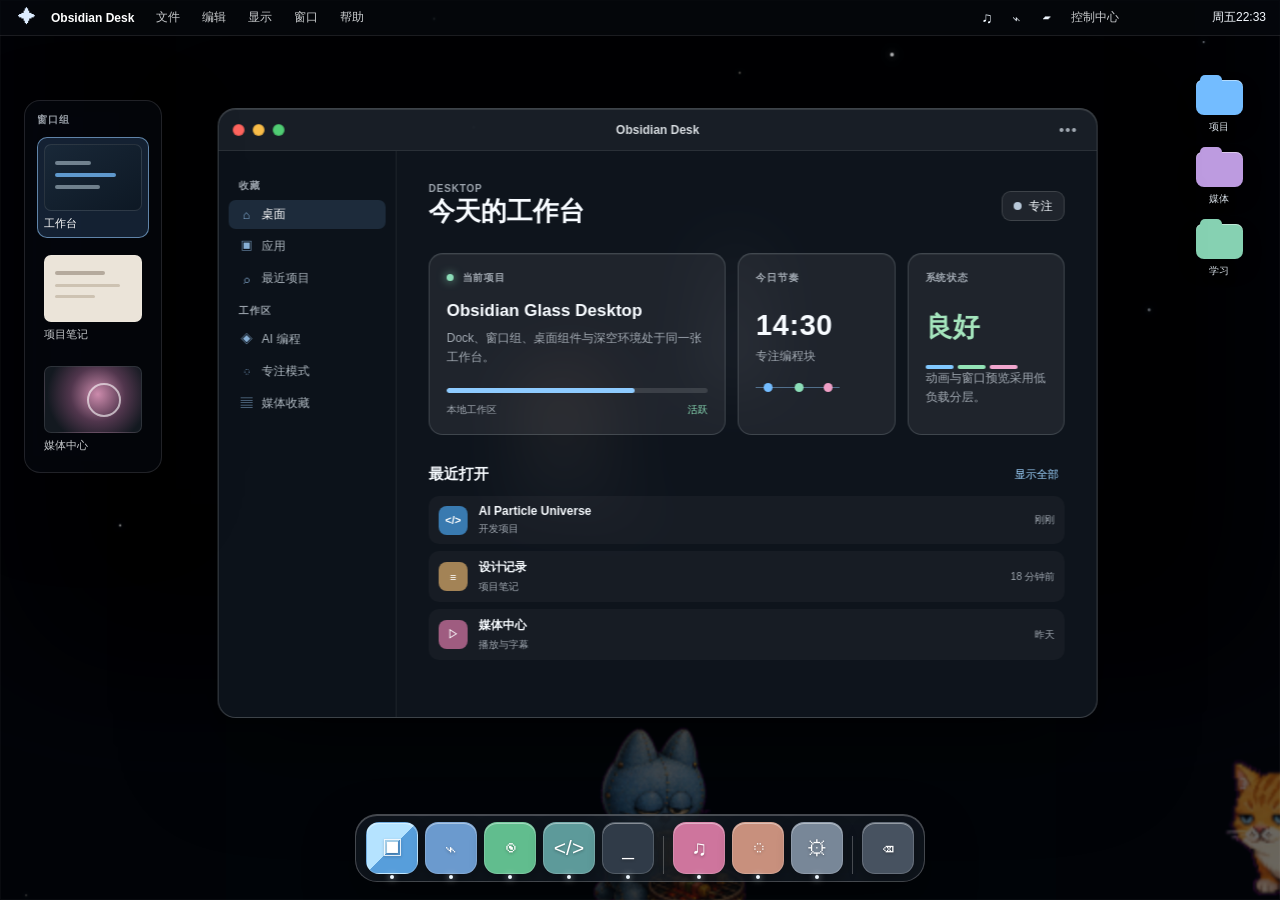
<file: mac-desktop-edition/index.html>
<!doctype html>
<html lang="zh-CN">
  <head>
    <meta charset="utf-8">
    <meta name="viewport" content="width=device-width, initial-scale=1">
    <meta name="color-scheme" content="dark">
    <title>Mac Desktop Edition</title>
    <link rel="stylesheet" href="styles.css">
  </head>
  <body>
    <main class="desktop-shell" aria-label="Mac 风格桌面原型">
      <div class="wallpaper" aria-hidden="true"></div>
      <div class="wallpaper-shade" aria-hidden="true"></div>

      <header class="menu-bar">
        <div class="menu-start">
          <button class="menu-orb icon-button" type="button" data-panel="launcher" aria-label="打开应用启动器" data-tooltip="应用启动器">✦</button>
          <button class="menu-app is-active" type="button" data-panel="app-menu">Obsidian Desk</button>
          <nav class="app-menu-links" aria-label="应用菜单">
            <button type="button" data-panel="file-menu">文件</button>
            <button type="button" data-panel="edit-menu">编辑</button>
            <button type="button" data-panel="view-menu">显示</button>
            <button type="button" data-panel="window-menu">窗口</button>
            <button type="button" data-panel="help-menu">帮助</button>
          </nav>
        </div>
        <div class="menu-end">
          <button class="status-control icon-button" type="button" data-panel="now-playing" aria-label="正在播放" data-tooltip="正在播放">♫</button>
          <button class="status-control icon-button" type="button" data-panel="wifi" aria-label="无线网络" data-tooltip="无线网络">⌁</button>
          <button class="status-control icon-button" type="button" data-panel="battery" aria-label="电池" data-tooltip="电池">▰</button>
          <button class="control-trigger" type="button" data-panel="control-center" aria-expanded="false">控制中心</button>
          <time id="menu-clock" class="menu-clock" datetime=""></time>
        </div>
      </header>

      <aside class="stage-manager" aria-label="窗口组">
        <p class="stage-caption">窗口组</p>
        <button class="stage-card is-selected" type="button" data-window="workspace">
          <span class="stage-preview preview-code"><i></i><i></i><i></i></span>
          <span>工作台</span>
        </button>
        <button class="stage-card" type="button" data-window="notes">
          <span class="stage-preview preview-notes"><i></i><i></i><i></i></span>
          <span>项目笔记</span>
        </button>
        <button class="stage-card" type="button" data-window="media">
          <span class="stage-preview preview-media"><i></i></span>
          <span>媒体中心</span>
        </button>
      </aside>

      <section id="workspace" class="desktop-window workspace-window is-active" aria-label="工作台窗口">
        <header class="window-titlebar">
          <div class="traffic-lights" aria-label="窗口控制">
            <button class="traffic-light close" type="button" aria-label="关闭窗口" data-tooltip="关闭"></button>
            <button class="traffic-light minimize" type="button" aria-label="最小化窗口" data-tooltip="最小化"></button>
            <button class="traffic-light maximize" type="button" aria-label="缩放窗口" data-tooltip="缩放"></button>
          </div>
          <div class="window-title">Obsidian Desk</div>
          <button class="window-more icon-button" type="button" aria-label="更多窗口操作" data-tooltip="更多">•••</button>
        </header>
        <div class="workspace-content">
          <aside class="window-sidebar">
            <p class="sidebar-label">收藏</p>
            <button class="sidebar-item is-selected" type="button"><span>⌂</span>桌面</button>
            <button class="sidebar-item" type="button"><span>▣</span>应用</button>
            <button class="sidebar-item" type="button"><span>⌕</span>最近项目</button>
            <p class="sidebar-label">工作区</p>
            <button class="sidebar-item" type="button"><span>◈</span>AI 编程</button>
            <button class="sidebar-item" type="button"><span>◌</span>专注模式</button>
            <button class="sidebar-item" type="button"><span>▤</span>媒体收藏</button>
          </aside>
          <section class="workspace-main">
            <div class="workspace-heading">
              <div>
                <p class="eyebrow">DESKTOP</p>
                <h1>今天的工作台</h1>
              </div>
              <button id="focus-toggle" class="focus-button" type="button" aria-pressed="false"><span></span>专注</button>
            </div>
            <div class="workspace-grid">
              <article class="primary-card project-card">
                <div class="card-kicker"><span class="status-dot"></span> 当前项目</div>
                <h2>Obsidian Glass Desktop</h2>
                <p>Dock、窗口组、桌面组件与深空环境处于同一张工作台。</p>
                <div class="project-progress"><span></span></div>
                <div class="card-footer"><span>本地工作区</span><span>活跃</span></div>
              </article>
              <article class="primary-card schedule-card">
                <div class="card-kicker">今日节奏</div>
                <div class="schedule-time">14:30</div>
                <p>专注编程块</p>
                <div class="schedule-orbit"><span></span><span></span><span></span></div>
              </article>
              <article class="primary-card health-card">
                <div class="card-kicker">系统状态</div>
                <div class="health-number">良好</div>
                <div class="health-bars"><span></span><span></span><span></span></div>
                <p>动画与窗口预览采用低负载分层。</p>
              </article>
            </div>
            <section class="recent-section">
              <div class="section-heading">
                <h2>最近打开</h2>
                <button type="button" class="text-button">显示全部</button>
              </div>
              <div class="recent-list">
                <button class="recent-item" type="button"><span class="recent-icon code">&lt;/&gt;</span><span><b>AI Particle Universe</b><small>开发项目</small></span><time>刚刚</time></button>
                <button class="recent-item" type="button"><span class="recent-icon notes">≡</span><span><b>设计记录</b><small>项目笔记</small></span><time>18 分钟前</time></button>
                <button class="recent-item" type="button"><span class="recent-icon media">▷</span><span><b>媒体中心</b><small>播放与字幕</small></span><time>昨天</time></button>
              </div>
            </section>
          </section>
        </div>
      </section>

      <section id="notes" class="desktop-window mini-window notes-window" aria-label="项目笔记窗口" hidden>
        <header class="window-titlebar">
          <div class="traffic-lights"><button class="traffic-light close" type="button" aria-label="关闭窗口"></button><button class="traffic-light minimize" type="button" aria-label="最小化窗口"></button><button class="traffic-light maximize" type="button" aria-label="缩放窗口"></button></div>
          <div class="window-title">项目笔记</div>
        </header>
        <div class="note-sheet"><p class="eyebrow">IDEA</p><h2>保持中央留白</h2><p>左侧窗口组、底部 Dock 与右侧桌面组件形成安静的桌面秩序。</p><hr><p>所有视觉层均为独立、可关闭的用户空间模块。</p></div>
      </section>

      <section id="media" class="desktop-window mini-window media-window" aria-label="媒体中心窗口" hidden>
        <header class="window-titlebar">
          <div class="traffic-lights"><button class="traffic-light close" type="button" aria-label="关闭窗口"></button><button class="traffic-light minimize" type="button" aria-label="最小化窗口"></button><button class="traffic-light maximize" type="button" aria-label="缩放窗口"></button></div>
          <div class="window-title">媒体中心</div>
        </header>
        <div class="media-sheet"><div class="album-glow"></div><p class="eyebrow">NOW PLAYING</p><h2>午夜工作流</h2><p>深色、克制、沉浸。</p><div class="media-track"><span></span></div><div class="media-controls"><button type="button" aria-label="上一首">|◁</button><button type="button" class="media-play" aria-label="播放或暂停">▷</button><button type="button" aria-label="下一首">▷|</button></div></div>
      </section>

      <section class="desktop-files" aria-label="桌面项目">
        <button class="desktop-file" type="button"><span class="folder-shape sky"></span><span>项目</span></button>
        <button class="desktop-file" type="button"><span class="folder-shape plum"></span><span>媒体</span></button>
        <button class="desktop-file" type="button"><span class="folder-shape mint"></span><span>学习</span></button>
      </section>

      <section id="control-center" class="popover control-center" hidden aria-label="控制中心">
        <div class="popover-heading"><span>控制中心</span><button class="icon-button" type="button" data-close-panels aria-label="关闭控制中心">×</button></div>
        <div class="control-grid">
          <button type="button" class="control-tile active"><span>⌁</span><b>Wi-Fi</b><small>已连接</small></button>
          <button type="button" class="control-tile active"><span>◐</span><b>专注</b><small>未开启</small></button>
          <button type="button" class="control-tile"><span>◒</span><b>显示</b><small>原彩</small></button>
          <button type="button" class="control-tile"><span>♫</span><b>声音</b><small>68%</small></button>
        </div>
        <label class="control-slider"><span>亮度</span><input type="range" value="68" min="0" max="100"></label>
      </section>

      <section id="launcher" class="popover launcher" hidden aria-label="应用启动器">
        <div class="popover-heading"><span>应用</span><button class="icon-button" type="button" data-close-panels aria-label="关闭应用启动器">×</button></div>
        <div class="launcher-grid">
          <button type="button"><i class="launch-icon files">▣</i><span>文件</span></button>
          <button type="button"><i class="launch-icon browser">⌁</i><span>浏览器</span></button>
          <button type="button"><i class="launch-icon code">&lt;/&gt;</i><span>代码</span></button>
          <button type="button"><i class="launch-icon media">▷</i><span>音乐</span></button>
          <button type="button"><i class="launch-icon chat">◎</i><span>聊天</span></button>
          <button type="button"><i class="launch-icon settings">⚙</i><span>设置</span></button>
        </div>
      </section>

      <section id="now-playing" class="popover now-playing" hidden aria-label="正在播放">
        <div class="album-mini"></div><div><p>午夜工作流</p><small>环境音乐</small></div><button type="button" class="play-inline" aria-label="播放或暂停">▷</button>
      </section>

      <div id="toast" class="toast" role="status" aria-live="polite"></div>

      <nav id="dock" class="dock" aria-label="Dock 应用">
        <button class="dock-app finder" type="button" data-tooltip="文件" aria-label="文件"><span>▣</span></button>
        <button class="dock-app browser" type="button" data-tooltip="浏览器" aria-label="浏览器"><span>⌁</span></button>
        <button class="dock-app messages" type="button" data-tooltip="消息" aria-label="消息"><span>◉</span></button>
        <button class="dock-app code" type="button" data-tooltip="代码" aria-label="代码"><span>&lt;/&gt;</span></button>
        <button class="dock-app terminal" type="button" data-tooltip="终端" aria-label="终端"><span>_</span></button>
        <span class="dock-divider" aria-hidden="true"></span>
        <button class="dock-app music" type="button" data-tooltip="音乐" aria-label="音乐"><span>♫</span></button>
        <button class="dock-app photos" type="button" data-tooltip="照片" aria-label="照片"><span>◌</span></button>
        <button class="dock-app settings" type="button" data-tooltip="设置" aria-label="设置"><span>⚙</span></button>
        <span class="dock-divider" aria-hidden="true"></span>
        <button class="dock-app bin" type="button" data-tooltip="废纸篓" aria-label="废纸篓"><span>⌫</span></button>
      </nav>
    </main>
    <script src="app.js"></script>
  </body>
</html>
</file>
<file: mac-desktop-edition/styles.css>
:root {
  --ink: #0b1016;
  --surface: rgba(20, 27, 37, .68);
  --surface-strong: rgba(17, 23, 32, .88);
  --surface-faint: rgba(231, 242, 255, .08);
  --line: rgba(235, 246, 255, .16);
  --text: #f7fbff;
  --muted: rgba(237, 246, 255, .64);
  --blue: #73bcff;
  --mint: #8cdeb8;
  --pink: #ef9fc6;
  --shadow: 0 28px 80px rgba(0, 0, 0, .38);
  --radius: 18px;
  font-family: -apple-system, BlinkMacSystemFont, "Segoe UI", "PingFang SC", "Microsoft YaHei", sans-serif;
  color: var(--text);
}

* { box-sizing: border-box; }

html, body { min-width: 320px; min-height: 100%; margin: 0; }

body {
  min-height: 100vh;
  overflow: hidden;
  background: #020609;
  letter-spacing: 0;
}

button, input { font: inherit; }

button { color: inherit; cursor: pointer; }

.desktop-shell {
  position: relative;
  min-height: 100vh;
  overflow: hidden;
  isolation: isolate;
}

.wallpaper,
.wallpaper-shade {
  position: absolute;
  inset: 0;
  pointer-events: none;
}

.wallpaper {
  z-index: -3;
  background: #04080e url("../assets/screenshots/08-current-wallpaper-live.png") center / cover no-repeat;
  transform: scale(1.035);
}

.wallpaper-shade {
  z-index: -2;
  background: rgba(2, 7, 13, .28);
  box-shadow: inset 0 0 0 1px rgba(255, 255, 255, .03), inset 0 -220px 160px rgba(4, 11, 19, .38);
}

.menu-bar {
  position: absolute;
  z-index: 20;
  top: 0;
  right: 0;
  left: 0;
  height: 36px;
  display: flex;
  align-items: center;
  justify-content: space-between;
  padding: 0 14px 0 12px;
  border-bottom: 1px solid rgba(255, 255, 255, .09);
  background: rgba(10, 15, 22, .44);
  backdrop-filter: blur(22px) saturate(1.25);
}

.menu-start, .menu-end, .app-menu-links { display: flex; align-items: center; gap: 6px; }
.menu-end { gap: 2px; }

.menu-orb, .status-control, .window-more, .icon-button {
  border: 0;
  background: transparent;
}

.menu-orb { width: 25px; height: 25px; color: #dcecff; font-size: 18px; }
.menu-app, .app-menu-links button, .control-trigger {
  height: 26px;
  border: 0;
  padding: 0 8px;
  color: rgba(250, 253, 255, .8);
  background: transparent;
  font-size: 12px;
}
.menu-app.is-active { color: #fff; font-weight: 650; }
.app-menu-links button:hover, .menu-app:hover, .control-trigger:hover { background: rgba(255, 255, 255, .11); border-radius: 6px; }
.status-control { width: 28px; height: 26px; color: #f0f7ff; font-size: 15px; }
.menu-clock { min-width: 132px; margin-left: 5px; color: #f5f9ff; font-size: 12px; text-align: right; }

[data-tooltip] { position: relative; }
[data-tooltip]::after {
  position: absolute;
  z-index: 90;
  left: 50%;
  bottom: -32px;
  padding: 5px 7px;
  border: 1px solid rgba(255,255,255,.12);
  border-radius: 6px;
  background: rgba(10,15,22,.92);
  box-shadow: 0 8px 22px rgba(0,0,0,.28);
  color: #f7fbff;
  content: attr(data-tooltip);
  font-size: 11px;
  opacity: 0;
  pointer-events: none;
  transform: translate(-50%, -3px);
  transition: opacity 150ms ease, transform 150ms ease;
  white-space: nowrap;
}
[data-tooltip]:hover::after { opacity: 1; transform: translate(-50%, 0); }

.stage-manager {
  position: absolute;
  z-index: 5;
  top: 100px;
  left: 24px;
  width: 138px;
  display: grid;
  gap: 10px;
  padding: 12px;
  border: 1px solid rgba(240, 247, 255, .12);
  border-radius: 16px;
  background: rgba(8, 14, 22, .42);
  box-shadow: var(--shadow);
  backdrop-filter: blur(18px) saturate(1.18);
  transition: opacity 220ms ease, transform 220ms ease;
}

.stage-caption, .eyebrow, .sidebar-label, .card-kicker {
  margin: 0;
  color: var(--muted);
  font-size: 10px;
  font-weight: 700;
  letter-spacing: .08em;
  text-transform: uppercase;
}

.stage-card {
  display: grid;
  gap: 5px;
  width: 100%;
  padding: 6px;
  border: 1px solid transparent;
  border-radius: 10px;
  background: transparent;
  color: rgba(249, 253, 255, .8);
  text-align: left;
  font-size: 11px;
  transition: transform 180ms ease, background 180ms ease, border-color 180ms ease;
}
.stage-card:hover { transform: translateY(-2px); background: rgba(255, 255, 255, .09); }
.stage-card.is-selected { border-color: rgba(150, 206, 255, .58); background: rgba(107, 174, 255, .17); color: #fff; }

.stage-preview {
  position: relative;
  display: block;
  height: 67px;
  overflow: hidden;
  border: 1px solid rgba(255,255,255,.11);
  border-radius: 7px;
  background: #111b26;
}
.stage-preview i { position: absolute; display: block; border-radius: 999px; background: rgba(225, 243, 255, .45); }
.preview-code { background: linear-gradient(145deg, #192838, #0d1824); }
.preview-code i:nth-child(1) { top: 16px; left: 10px; width: 36px; height: 4px; }
.preview-code i:nth-child(2) { top: 28px; left: 10px; width: 61px; height: 4px; background: rgba(119, 191, 255, .76); }
.preview-code i:nth-child(3) { top: 40px; left: 10px; width: 45px; height: 4px; }
.preview-notes { background: #ebe4d9; }
.preview-notes i:nth-child(1) { top: 15px; left: 10px; width: 50px; height: 4px; background: #b5aa9d; }
.preview-notes i:nth-child(2) { top: 28px; left: 10px; width: 65px; height: 3px; background: #cdc2b2; }
.preview-notes i:nth-child(3) { top: 39px; left: 10px; width: 40px; height: 3px; background: #cdc2b2; }
.preview-media { background: radial-gradient(circle at 55% 42%, #cc8bac, #51364d 42%, #131920 78%); }
.preview-media i { width: 34px; height: 34px; top: 16px; left: 42px; border: 2px solid rgba(255,255,255,.6); background: transparent; }

.desktop-window {
  position: absolute;
  z-index: 4;
  overflow: hidden;
  border: 1px solid rgba(247, 252, 255, .2);
  border-radius: var(--radius);
  background: var(--surface-strong);
  box-shadow: 0 32px 100px rgba(0, 0, 0, .48), inset 0 1px rgba(255, 255, 255, .12);
  backdrop-filter: blur(30px) saturate(1.12);
  transition: opacity 220ms ease, transform 220ms cubic-bezier(.22,.8,.22,1), filter 220ms ease;
}

.workspace-window {
  top: clamp(72px, 12vh, 142px);
  left: 50%;
  width: min(880px, calc(100vw - 340px));
  height: min(610px, calc(100vh - 220px));
  min-height: 460px;
  transform: translateX(-48%);
}

.desktop-window.is-large {
  top: 52px;
  right: 42px;
  bottom: 106px;
  left: 190px;
  width: auto;
  height: auto;
  transform: none;
}

.desktop-window:not(.is-active) { filter: saturate(.76) brightness(.82); }
.window-titlebar { height: 42px; display: grid; grid-template-columns: 1fr auto 1fr; align-items: center; padding: 0 14px; border-bottom: 1px solid rgba(255,255,255,.08); background: rgba(255,255,255,.045); }
.traffic-lights { display: flex; gap: 8px; }
.traffic-light { width: 12px; height: 12px; padding: 0; border: 1px solid rgba(0,0,0,.16); border-radius: 50%; }
.traffic-light.close { background: #ff655f; }.traffic-light.minimize { background: #f9bd49; }.traffic-light.maximize { background: #50cd74; }
.window-title { color: rgba(247,251,255,.86); font-size: 12px; font-weight: 630; }
.window-more { justify-self: end; padding: 3px 5px; color: var(--muted); font-size: 15px; letter-spacing: 1px; }

.workspace-content { display: grid; grid-template-columns: 178px minmax(0, 1fr); height: calc(100% - 42px); }
.window-sidebar { display: grid; align-content: start; gap: 3px; padding: 20px 10px; border-right: 1px solid rgba(255,255,255,.075); background: rgba(7,11,16,.19); }
.sidebar-label { margin: 8px 10px 4px; }
.sidebar-item { display: flex; align-items: center; gap: 8px; height: 29px; padding: 0 10px; border: 0; border-radius: 7px; background: transparent; color: rgba(236,246,255,.72); text-align: left; font-size: 12px; }
.sidebar-item span { width: 15px; color: rgba(164, 211, 255, .82); text-align: center; }
.sidebar-item:hover, .sidebar-item.is-selected { background: rgba(130, 190, 245, .15); color: #fff; }

.workspace-main { overflow: auto; padding: clamp(20px, 3vw, 32px); }
.workspace-heading, .section-heading, .card-footer, .popover-heading, .now-playing { display: flex; align-items: center; justify-content: space-between; }
.workspace-heading { margin-bottom: 24px; }
h1, h2, p { margin-top: 0; }
h1 { margin-bottom: 0; font-size: clamp(23px, 2vw, 29px); font-weight: 670; }
h2 { font-weight: 650; }
.focus-button { display: inline-flex; align-items: center; gap: 7px; height: 30px; padding: 0 11px; border: 1px solid rgba(255,255,255,.14); border-radius: 9px; background: rgba(255,255,255,.07); color: #f6fbff; font-size: 12px; }
.focus-button span { width: 8px; height: 8px; border-radius: 50%; background: #b9c9d9; }
.focus-button.is-on { border-color: rgba(168, 205, 255, .45); background: rgba(106, 169, 255, .20); }.focus-button.is-on span { background: #8dd6ff; box-shadow: 0 0 10px rgba(141,214,255,.9); }

.workspace-grid { display: grid; grid-template-columns: minmax(240px, 1.7fr) minmax(135px, .9fr) minmax(135px, .9fr); gap: 12px; }
.primary-card { min-height: 176px; padding: 17px; border: 1px solid var(--line); border-radius: 14px; background: rgba(250, 253, 255, .07); box-shadow: inset 0 1px rgba(255,255,255,.06); }
.primary-card h2 { margin: 16px 0 8px; font-size: 17px; }.primary-card p { margin-bottom: 0; color: var(--muted); font-size: 12px; line-height: 1.55; }
.status-dot { display: inline-block; width: 7px; height: 7px; margin-right: 5px; border-radius: 50%; background: var(--mint); box-shadow: 0 0 10px rgba(140,222,184,.85); }
.project-progress { height: 5px; margin-top: 22px; overflow: hidden; border-radius: 999px; background: rgba(255,255,255,.12); }.project-progress span { display:block; width: 72%; height: 100%; border-radius:inherit; background:#8ecbff; }
.card-footer { margin-top: 10px; color: var(--muted); font-size: 10px; }.card-footer span:last-child { color: var(--mint); }
.schedule-time { margin-top: 24px; font-size: 29px; font-weight: 680; letter-spacing: .02em; }.schedule-card p { margin-top: 5px; }.schedule-orbit { position: relative; width: 84px; height: 20px; margin-top: 21px; border-top: 1px solid rgba(142,203,255,.45); }.schedule-orbit span { position:absolute; top: -5px; width: 9px; height:9px; border-radius:50%; background:var(--blue); }.schedule-orbit span:nth-child(1){left:8px}.schedule-orbit span:nth-child(2){left:39px;background:var(--mint)}.schedule-orbit span:nth-child(3){left:68px;background:var(--pink)}
.health-number { margin-top: 24px; color: #a4e5bd; font-size: 27px; font-weight: 650; }.health-bars { display:flex; gap: 4px; margin-top: 20px; }.health-bars span { display:block; width: 28px; height:4px; border-radius:99px; background:#80c8ff; }.health-bars span:nth-child(2){background:#93e3b7}.health-bars span:nth-child(3){background:#f0a6ce}

.recent-section { margin-top: 30px; }.section-heading h2 { margin: 0; font-size: 15px; }.text-button { border:0; background:transparent; color:#9fd4ff; font-size: 11px; }.recent-list { display: grid; gap: 7px; margin-top: 12px; }.recent-item { display:grid; grid-template-columns: 30px minmax(0,1fr) auto; align-items:center; gap:10px; min-height: 48px; padding: 7px 9px; border: 1px solid transparent; border-radius: 10px; background: rgba(255,255,255,.035); text-align:left; }.recent-item:hover { border-color: rgba(195,225,255,.19); background: rgba(255,255,255,.08); }.recent-item b { display:block; font-size:12px; font-weight:600; }.recent-item small,.recent-item time { color:var(--muted); font-size:10px; }.recent-icon { display:grid; width:29px; height:29px; place-items:center; border-radius:8px; color:#fff; font-size:11px; font-weight:700; }.recent-icon.code { background:#397ab0; }.recent-icon.notes{background:#a38356}.recent-icon.media{background:#9f5c80}

.mini-window { top: 160px; right: max(32px, 8vw); width: min(340px, calc(100vw - 64px)); }.mini-window[hidden] { display: none; }
.note-sheet, .media-sheet { min-height: 300px; padding: 27px; }.note-sheet h2, .media-sheet h2 { margin: 13px 0 10px; font-size: 23px; }.note-sheet p, .media-sheet p { color: var(--muted); line-height: 1.65; font-size: 13px; }.note-sheet hr { margin: 24px 0; border:0; border-top:1px solid var(--line); }
.media-sheet { position:relative; overflow:hidden; }.album-glow { position:absolute; top:-58px; right:-46px; width:220px; height:220px; border-radius:50%; background:rgba(223,130,177,.43); filter:blur(35px); }.media-track{position:relative;height:4px;margin-top:38px;overflow:hidden;border-radius:99px;background:rgba(255,255,255,.15)}.media-track span{display:block;width:38%;height:100%;border-radius:inherit;background:#ffd3e5}.media-controls{position:relative;display:flex;gap:16px;margin-top:22px}.media-controls button,.play-inline{border:0;background:transparent;color:#fff}.media-play,.play-inline{display:grid!important;width:34px;height:34px;place-items:center;border:1px solid rgba(255,255,255,.35)!important;border-radius:50%!important;background:rgba(255,255,255,.1)!important}

.desktop-files { position:absolute; z-index:3; right: 26px; top: 80px; display:grid; gap: 18px; }.desktop-file { display:grid; justify-items:center; gap:5px; width:70px; padding:0; border:0; background:transparent; color:#eef7ff; font-size:10px; text-shadow:0 2px 9px rgba(0,0,0,.8); }.folder-shape { position:relative; display:block; width:47px; height:35px; border-radius:6px 7px 8px 8px; background:#73bcff; box-shadow:0 10px 18px rgba(0,0,0,.26), inset 0 1px rgba(255,255,255,.45); }.folder-shape::before{position:absolute;top:-5px;left:4px;width:22px;height:10px;border-radius:5px 5px 0 0;background:inherit;content:""}.folder-shape.plum{background:#bd9be0}.folder-shape.mint{background:#86d1b2}

.popover { position:absolute; z-index: 50; border:1px solid rgba(244,251,255,.18); border-radius: 14px; background:rgba(18,25,34,.82); box-shadow:var(--shadow); backdrop-filter:blur(26px) saturate(1.28); }.popover[hidden]{display:none}.popover-heading { height:42px; padding:0 14px; border-bottom:1px solid rgba(255,255,255,.09); color:#fff; font-size:13px; font-weight:650; }.popover-heading .icon-button{font-size:21px;color:var(--muted)}
.control-center{top:44px;right:16px;width:270px;padding-bottom:13px}.control-grid{display:grid;grid-template-columns:1fr 1fr;gap:8px;padding:13px}.control-tile{display:grid;gap:3px;min-height:74px;padding:10px;border:1px solid rgba(255,255,255,.09);border-radius:11px;background:rgba(255,255,255,.05);text-align:left}.control-tile:hover,.control-tile.active{background:rgba(109,180,247,.17);border-color:rgba(150,210,255,.25)}.control-tile span{color:#afd9ff;font-size:18px}.control-tile b{font-size:11px}.control-tile small{color:var(--muted);font-size:10px}.control-slider{display:grid;gap:7px;margin:0 13px;color:var(--muted);font-size:11px}.control-slider input{width:100%;accent-color:#8ecbff}
.launcher{top:44px;left:12px;width:314px}.launcher-grid{display:grid;grid-template-columns:repeat(3,1fr);gap:13px;padding:16px}.launcher-grid button{display:grid;justify-items:center;gap:7px;border:0;background:transparent;color:#eaf4ff;font-size:11px}.launch-icon{display:grid;width:42px;height:42px;place-items:center;border-radius:12px;font-style:normal;font-size:16px;color:#fff;box-shadow:inset 0 1px rgba(255,255,255,.35),0 8px 14px rgba(0,0,0,.2)}.launch-icon.files{background:#5ea8e4}.launch-icon.browser{background:#6e9bd8}.launch-icon.code{background:#579187}.launch-icon.media{background:#bc6f95}.launch-icon.chat{background:#66b788}.launch-icon.settings{background:#7c8998}
.now-playing{top:44px;right:240px;gap:10px;width:220px;padding:12px}.now-playing p{margin:0 0 3px;font-size:12px;font-weight:650}.now-playing small{color:var(--muted);font-size:10px}.album-mini{width:34px;height:34px;border-radius:8px;background:radial-gradient(circle at 68% 28%,#ffd6e8,#985571 45%,#2b3444)}.now-playing div:nth-child(2){margin-right:auto}
.toast { position:absolute; z-index:80; bottom:122px; left:50%; max-width:min(360px,calc(100vw - 28px)); padding:10px 13px; border:1px solid rgba(255,255,255,.17); border-radius:10px; background:rgba(12,18,26,.82); box-shadow:var(--shadow); color:#fff; font-size:12px; opacity:0; pointer-events:none; transform:translate(-50%,10px); transition:opacity 180ms ease,transform 180ms ease; }.toast.is-visible{opacity:1;transform:translate(-50%,0)}

.dock { position:absolute; z-index:30; bottom:18px; left:50%; display:flex; align-items:end; gap:7px; min-height:68px; padding:7px 10px; border:1px solid rgba(255,255,255,.23); border-radius:22px; background:rgba(24,31,41,.62); box-shadow:0 20px 52px rgba(0,0,0,.42),inset 0 1px rgba(255,255,255,.24); backdrop-filter:blur(27px) saturate(1.28); transform:translateX(-50%); }.dock-app{position:relative;display:grid;width:52px;height:52px;place-items:center;padding:0;border:1px solid rgba(255,255,255,.16);border-radius:13px;background:#546f8f;box-shadow:inset 0 1px rgba(255,255,255,.42),0 6px 15px rgba(0,0,0,.23);transition:transform 150ms cubic-bezier(.2,.8,.2,1),filter 150ms ease}.dock-app span{font-size:21px;color:#fff;text-shadow:0 1px 3px rgba(0,0,0,.32)}.dock-app.finder{background:linear-gradient(135deg,#b5e3ff 0 50%,#579edb 50%)}.dock-app.browser{background:#6b9ace}.dock-app.messages{background:#61bd8e}.dock-app.code{background:#5d9a9a}.dock-app.terminal{background:#303b48}.dock-app.music{background:#ce759d}.dock-app.photos{background:#c8907d}.dock-app.settings{background:#788798}.dock-app.bin{background:#475260}.dock-app::before{position:absolute;bottom:-6px;width:4px;height:4px;border-radius:50%;background:#eef7ff;box-shadow:0 0 7px #e7f5ff;content:""}.dock-app.bin::before{display:none}.dock-divider{width:1px;height:38px;margin:0 2px;background:rgba(255,255,255,.25)}.dock-app[data-tooltip]::after{bottom:64px}

body.focus-mode .stage-manager, body.focus-mode .desktop-files { opacity: .18; transform: translateX(-12px); } body.focus-mode .workspace-grid .schedule-card, body.focus-mode .workspace-grid .health-card, body.focus-mode .recent-section { display: none; } body.focus-mode .workspace-grid { grid-template-columns: 1fr; } body.focus-mode .workspace-window { width:min(760px,calc(100vw - 280px)); }

@media (max-width: 980px) { .stage-manager { left:10px; width:110px; padding:8px; }.desktop-files{display:none}.workspace-window{left:132px;width:calc(100vw - 154px);transform:none}.desktop-window.is-large{left:132px;right:14px}.workspace-content{grid-template-columns:146px minmax(0,1fr)}.workspace-grid{grid-template-columns:1fr 1fr}.project-card{grid-column:span 2}.menu-clock{min-width:95px}.app-menu-links button:nth-last-child(-n+2){display:none} }
@media (max-width: 680px) { body{overflow:auto}.desktop-shell{min-height:760px}.menu-bar{padding:0 7px}.app-menu-links,.status-control,.control-trigger{display:none}.menu-clock{min-width:auto;font-size:10px}.stage-manager{display:none}.workspace-window{top:63px;left:12px;width:calc(100vw - 24px);height:calc(100vh - 245px);min-height:420px}.desktop-window.is-large{top:48px;right:12px;bottom:79px;left:12px;width:auto;height:auto;min-height:0}.workspace-content{grid-template-columns:1fr}.window-sidebar{display:none}.workspace-main{padding:20px}.workspace-grid{grid-template-columns:1fr}.project-card{grid-column:auto}.dock{bottom:10px;gap:4px;padding:6px;border-radius:18px}.dock-app{width:39px;height:39px;border-radius:10px}.dock-app span{font-size:16px}.dock-divider{height:27px;margin:0}.dock-app:nth-of-type(4),.dock-app:nth-of-type(5),.dock-app:nth-of-type(8){display:none}.mini-window{top:110px;right:12px;width:calc(100vw - 24px)}.now-playing{right:12px;width:calc(100vw - 24px)}.launcher{left:12px;width:calc(100vw - 24px)} }
</file>
